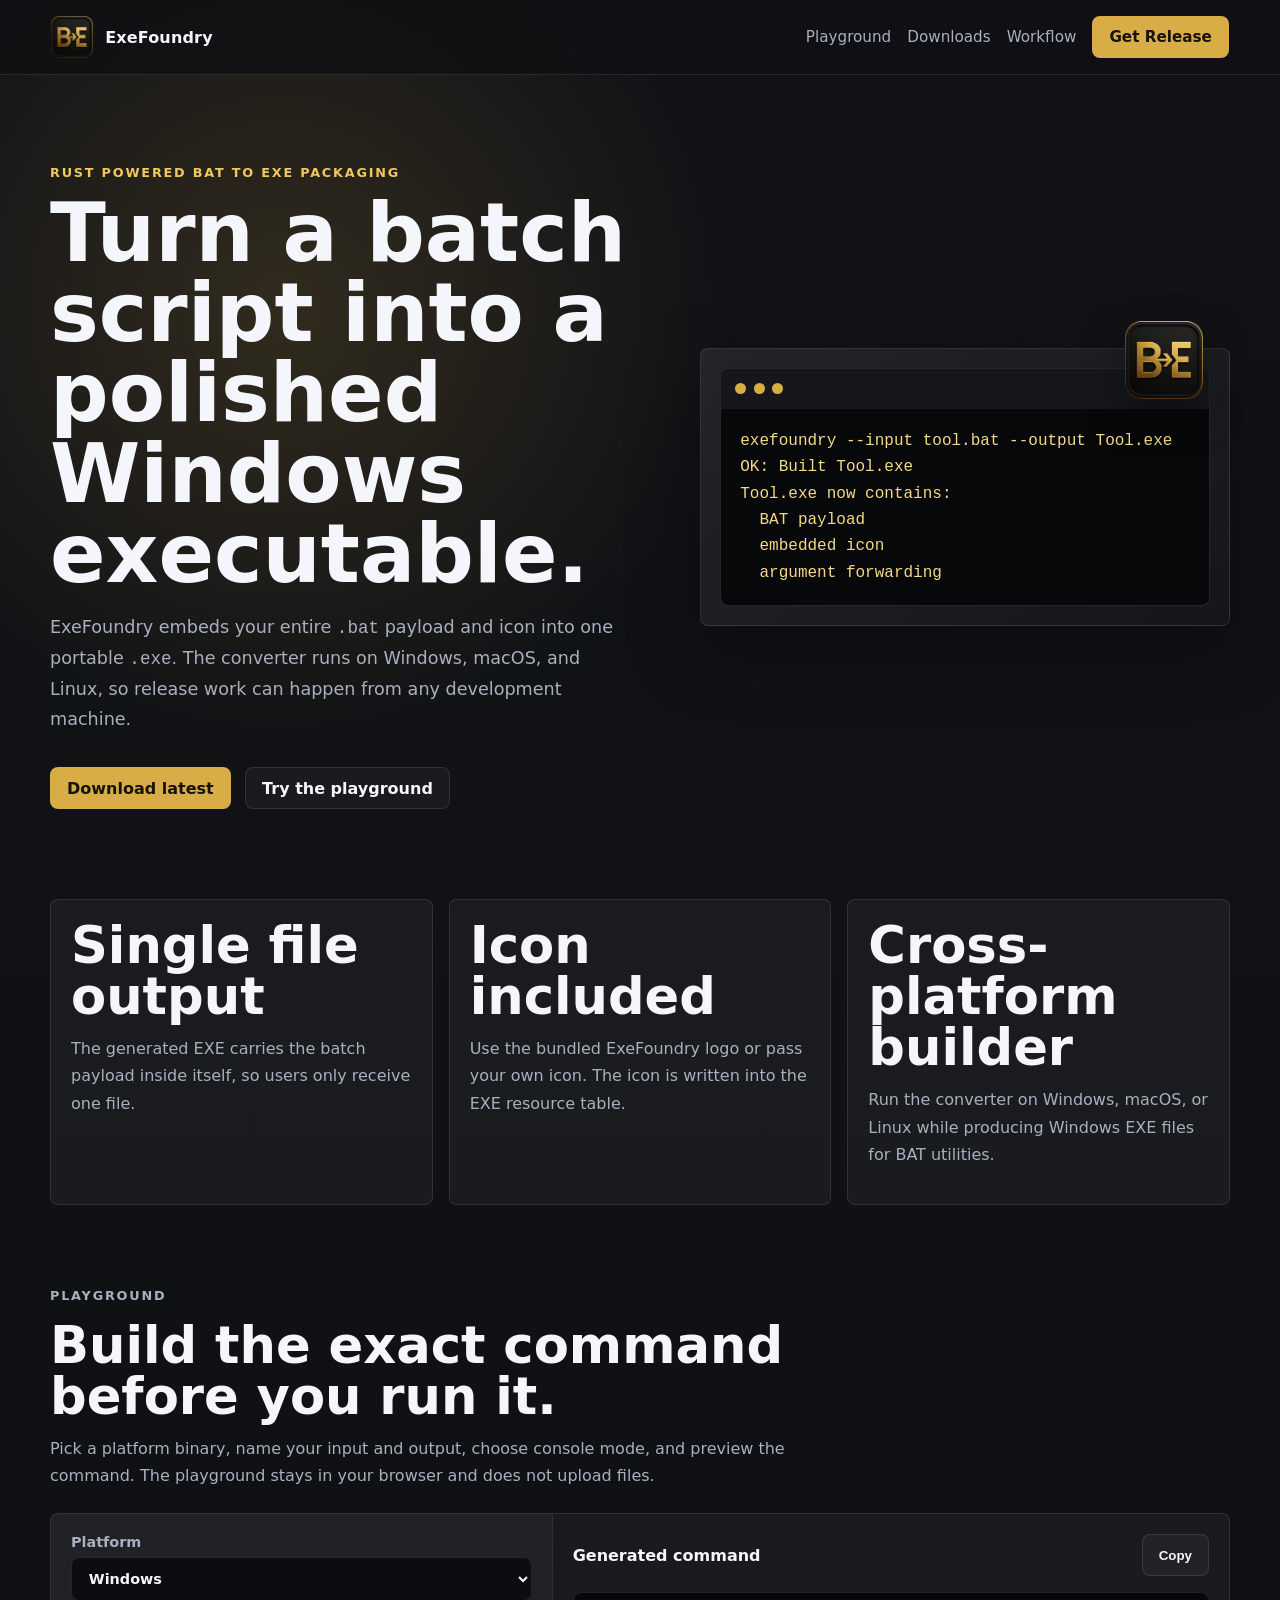
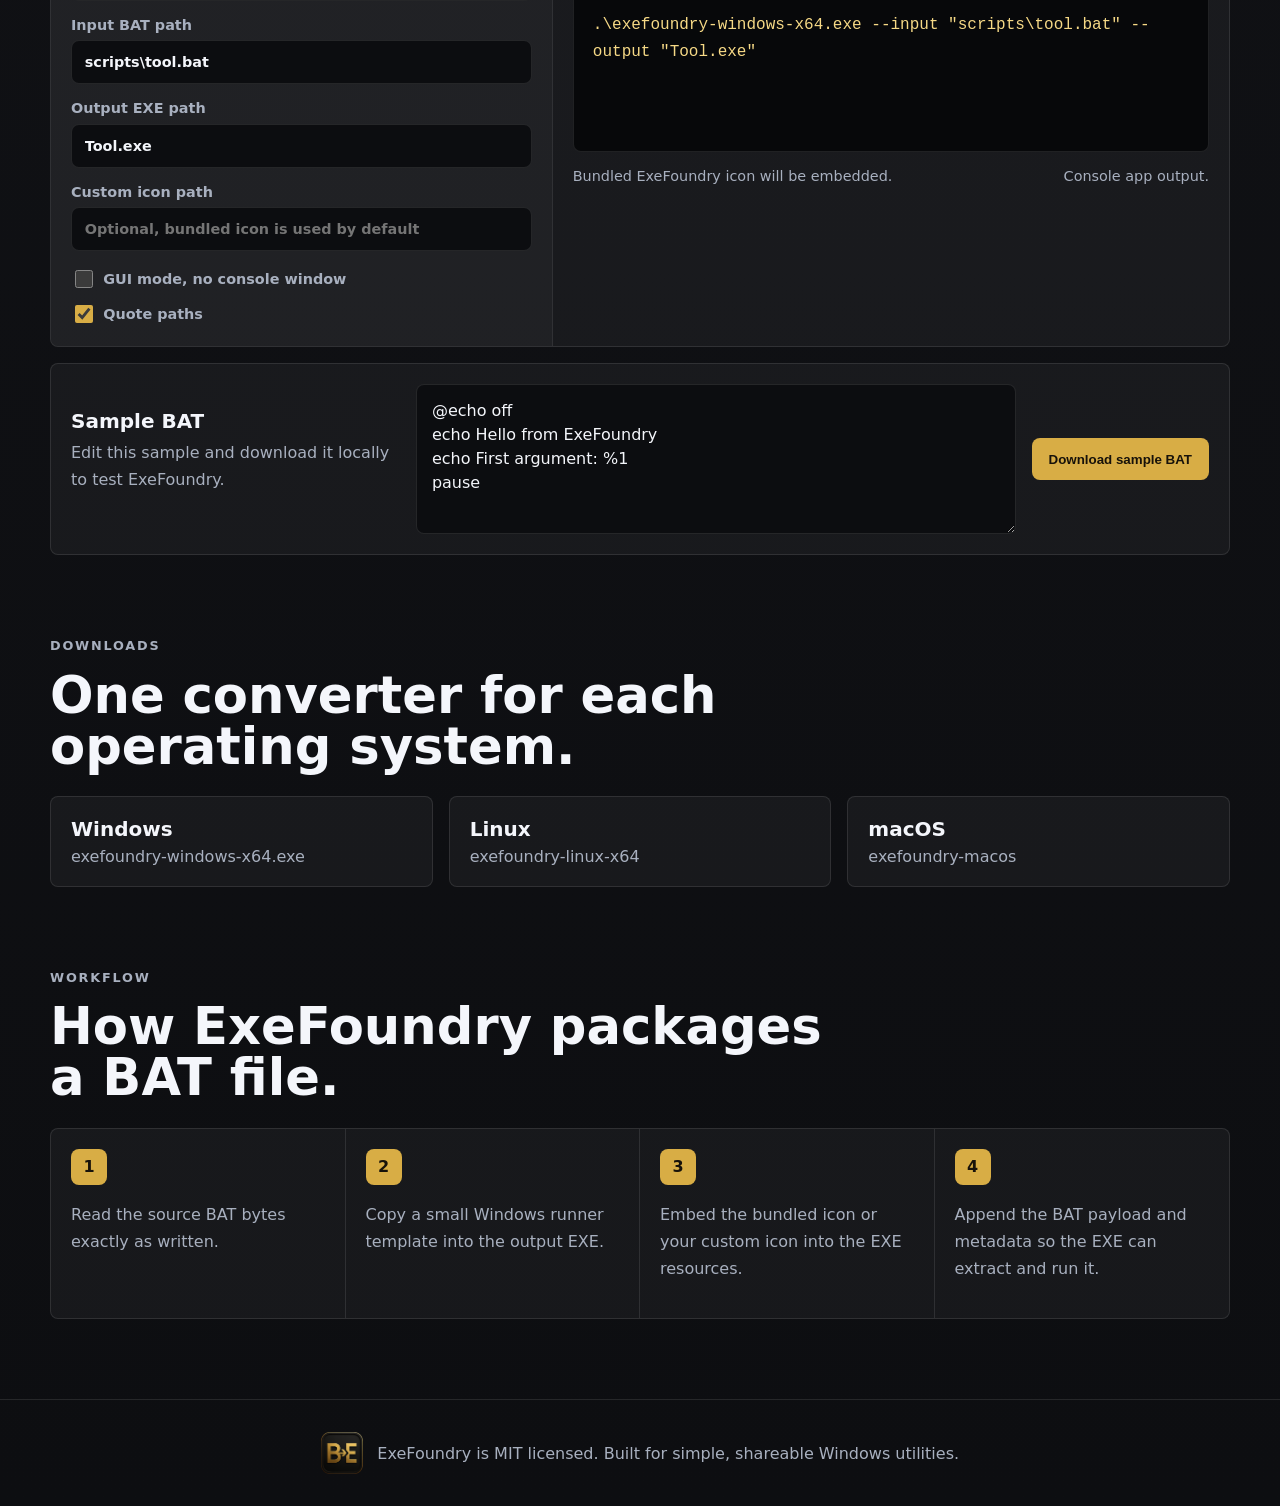
<file: index.html>
﻿<!doctype html>
<html lang="en">
  <head>
    <meta charset="utf-8">
    <meta name="viewport" content="width=device-width, initial-scale=1">
    <title>ExeFoundry - BAT to EXE Converter</title>
    <meta
      name="description"
      content="Convert Windows batch files into single portable EXE files with embedded payloads and icons."
    >
    <link rel="icon" href="docs/assets/exefoundry.ico">
    <style>
:root {
  color-scheme: dark;
  --bg: #101114;
  --panel: #181a1f;
  --panel-strong: #20232a;
  --text: #f4f6fb;
  --muted: #a8b0bf;
  --gold: #d8ad45;
  --gold-bright: #f2c75c;
  --line: rgba(255, 255, 255, 0.1);
  --shadow: 0 24px 70px rgba(0, 0, 0, 0.35);
  font-family:
    Inter, ui-sans-serif, system-ui, -apple-system, BlinkMacSystemFont, "Segoe UI", sans-serif;
}

* {
  box-sizing: border-box;
}

html {
  scroll-behavior: smooth;
}

body {
  margin: 0;
  min-height: 100vh;
  background:
    radial-gradient(circle at 22% 10%, rgba(216, 173, 69, 0.16), transparent 28rem),
    linear-gradient(180deg, #121317 0%, #0d0e11 100%);
  color: var(--text);
}

a {
  color: inherit;
  text-decoration: none;
}

code,
pre,
textarea {
  font-family: "Cascadia Code", "SFMono-Regular", Consolas, monospace;
}

.site-header {
  position: sticky;
  top: 0;
  z-index: 10;
  display: flex;
  align-items: center;
  justify-content: space-between;
  gap: 1rem;
  padding: 1rem clamp(1rem, 4vw, 4rem);
  border-bottom: 1px solid var(--line);
  background: rgba(16, 17, 20, 0.82);
  backdrop-filter: blur(16px);
}

.brand {
  display: inline-flex;
  align-items: center;
  gap: 0.75rem;
  font-weight: 800;
  letter-spacing: 0.01em;
}

.brand img,
footer img {
  width: 42px;
  height: 42px;
  border-radius: 8px;
}

nav {
  display: flex;
  align-items: center;
  gap: 1rem;
  color: var(--muted);
  font-size: 0.95rem;
}

nav a:hover {
  color: var(--text);
}

.nav-button,
.primary-action,
.secondary-action,
.preview button,
.bat-lab button {
  display: inline-flex;
  align-items: center;
  justify-content: center;
  min-height: 42px;
  border-radius: 8px;
  border: 1px solid transparent;
  padding: 0 1rem;
  font-weight: 700;
}

.nav-button,
.primary-action,
.bat-lab button {
  background: var(--gold);
  color: #17120a;
}

.secondary-action,
.preview button {
  border-color: var(--line);
  background: rgba(255, 255, 255, 0.04);
  color: var(--text);
}

main {
  width: min(1180px, calc(100% - 2rem));
  margin: 0 auto;
}

.hero {
  display: grid;
  grid-template-columns: minmax(0, 1.05fr) minmax(320px, 0.95fr);
  gap: clamp(2rem, 5vw, 5rem);
  align-items: center;
  min-height: calc(100vh - 76px);
  padding: 4rem 0;
}

.eyebrow {
  margin: 0 0 0.8rem;
  color: var(--gold-bright);
  font-size: 0.8rem;
  font-weight: 800;
  letter-spacing: 0.14em;
  text-transform: uppercase;
}

h1,
h2,
h3,
p {
  margin-top: 0;
}

h1 {
  max-width: 780px;
  margin-bottom: 1.2rem;
  font-size: clamp(2.8rem, 6.4vw, 5.35rem);
  line-height: 0.98;
}

h2 {
  margin-bottom: 0.8rem;
  font-size: clamp(2rem, 4vw, 3.7rem);
  line-height: 1;
}

h3 {
  margin-bottom: 0.35rem;
  font-size: 1.25rem;
}

.hero-text,
.section-heading p,
.feature-grid p,
.workflow p,
.bat-lab p {
  color: var(--muted);
  line-height: 1.7;
}

.hero-text {
  max-width: 650px;
  font-size: 1.1rem;
}

.hero-actions {
  display: flex;
  flex-wrap: wrap;
  gap: 0.9rem;
  margin-top: 2rem;
}

.hero-panel {
  position: relative;
  padding: 1.2rem;
  border: 1px solid var(--line);
  border-radius: 8px;
  background: linear-gradient(145deg, rgba(255, 255, 255, 0.08), rgba(255, 255, 255, 0.02));
  box-shadow: var(--shadow);
}

.panel-logo {
  position: absolute;
  top: -28px;
  right: 26px;
  width: 78px;
  height: 78px;
  border-radius: 12px;
  box-shadow: 0 18px 40px rgba(0, 0, 0, 0.36);
}

.terminal {
  overflow: hidden;
  border: 1px solid rgba(255, 255, 255, 0.12);
  border-radius: 8px;
  background: #07080a;
}

.terminal-bar {
  display: flex;
  gap: 0.45rem;
  padding: 0.9rem;
  background: #15171c;
}

.terminal-bar span {
  width: 11px;
  height: 11px;
  border-radius: 50%;
  background: var(--gold);
}

.terminal pre,
.preview pre {
  overflow-x: auto;
  margin: 0;
  padding: 1.2rem;
  color: #f6d986;
  line-height: 1.65;
}

.feature-grid,
.download-list {
  display: grid;
  grid-template-columns: repeat(3, minmax(0, 1fr));
  gap: 1rem;
}

.feature-grid article,
.download-list a,
.playground-shell,
.bat-lab,
.workflow ol {
  border: 1px solid var(--line);
  border-radius: 8px;
  background: rgba(255, 255, 255, 0.045);
}

.feature-grid article,
.download-list a {
  padding: 1.25rem;
}

.playground,
.downloads,
.workflow {
  scroll-margin-top: 96px;
  padding: 5rem 0 0;
}

.section-heading {
  max-width: 780px;
  margin-bottom: 1.5rem;
}

.playground-shell {
  display: grid;
  grid-template-columns: minmax(0, 0.85fr) minmax(340px, 1.15fr);
  overflow: hidden;
}

.builder,
.preview {
  padding: 1.25rem;
}

.builder {
  display: grid;
  gap: 1rem;
  background: rgba(255, 255, 255, 0.03);
}

label {
  display: grid;
  gap: 0.45rem;
  color: var(--muted);
  font-size: 0.9rem;
  font-weight: 700;
}

input,
select,
textarea {
  width: 100%;
  border: 1px solid var(--line);
  border-radius: 8px;
  background: #0c0d10;
  color: var(--text);
  font: inherit;
}

input,
select {
  min-height: 44px;
  padding: 0 0.8rem;
}

.switch-row {
  display: grid;
  gap: 0.7rem;
}

.checkbox {
  grid-template-columns: auto 1fr;
  align-items: center;
}

.checkbox input {
  width: 18px;
  min-height: 18px;
  accent-color: var(--gold);
}

.preview {
  display: grid;
  align-content: start;
  gap: 1rem;
  border-left: 1px solid var(--line);
}

.preview-header,
.preview-meta {
  display: flex;
  align-items: center;
  justify-content: space-between;
  gap: 1rem;
}

.preview-header span {
  font-weight: 800;
}

.preview pre {
  min-height: 160px;
  border: 1px solid var(--line);
  border-radius: 8px;
  background: #07080a;
  white-space: pre-wrap;
}

.preview-meta {
  align-items: flex-start;
  color: var(--muted);
  font-size: 0.9rem;
}

.bat-lab {
  display: grid;
  grid-template-columns: minmax(180px, 0.55fr) minmax(0, 1fr) auto;
  gap: 1rem;
  align-items: center;
  margin-top: 1rem;
  padding: 1.25rem;
}

textarea {
  min-height: 150px;
  padding: 0.9rem;
  resize: vertical;
  line-height: 1.5;
}

.download-list a {
  display: grid;
  gap: 0.35rem;
}

.download-list strong {
  font-size: 1.25rem;
}

.download-list span {
  color: var(--muted);
  word-break: break-word;
}

.workflow ol {
  display: grid;
  grid-template-columns: repeat(4, minmax(0, 1fr));
  gap: 0;
  padding: 0;
  list-style: none;
}

.workflow li {
  padding: 1.25rem;
  border-right: 1px solid var(--line);
}

.workflow li:last-child {
  border-right: 0;
}

.workflow li span {
  display: inline-grid;
  place-items: center;
  width: 36px;
  height: 36px;
  margin-bottom: 1rem;
  border-radius: 8px;
  background: var(--gold);
  color: #17120a;
  font-weight: 900;
}

footer {
  display: flex;
  align-items: center;
  justify-content: center;
  gap: 0.9rem;
  margin-top: 5rem;
  padding: 2rem 1rem;
  border-top: 1px solid var(--line);
  color: var(--muted);
}

@media (max-width: 880px) {
  .site-header,
  nav,
  .hero-actions,
  footer {
    align-items: flex-start;
  }

  .site-header,
  footer {
    flex-direction: column;
  }

  nav {
    width: 100%;
    overflow-x: auto;
    padding-bottom: 0.2rem;
  }

  .hero,
  .playground-shell,
  .bat-lab {
    grid-template-columns: 1fr;
  }

  .hero {
    min-height: auto;
    padding-top: 3rem;
  }

  .feature-grid,
  .download-list,
  .workflow ol {
    grid-template-columns: 1fr;
  }

  .preview {
    border-top: 1px solid var(--line);
    border-left: 0;
  }

  .workflow li,
  .workflow li:last-child {
    border-right: 0;
    border-bottom: 1px solid var(--line);
  }

  .workflow li:last-child {
    border-bottom: 0;
  }
}

    </style>
  </head>
  <body>
    <header class="site-header">
      <a class="brand" href="#top" aria-label="ExeFoundry home">
        <img src="docs/assets/exefoundry-logo.png" alt="ExeFoundry logo">
        <span>ExeFoundry</span>
      </a>
      <nav aria-label="Primary navigation">
        <a href="#playground">Playground</a>
        <a href="#downloads">Downloads</a>
        <a href="#workflow">Workflow</a>
        <a class="nav-button" href="https://github.com/the-sudipta/ExeFoundry/releases/latest">Get Release</a>
      </nav>
    </header>

    <main id="top">
      <section class="hero">
        <div class="hero-copy">
          <p class="eyebrow">Rust powered BAT to EXE packaging</p>
          <h1>Turn a batch script into a polished Windows executable.</h1>
          <p class="hero-text">
            ExeFoundry embeds your entire <code>.bat</code> payload and icon into one portable
            <code>.exe</code>. The converter runs on Windows, macOS, and Linux, so release work can
            happen from any development machine.
          </p>
          <div class="hero-actions">
            <a class="primary-action" href="https://github.com/the-sudipta/ExeFoundry/releases/latest">Download latest</a>
            <a class="secondary-action" href="#playground">Try the playground</a>
          </div>
        </div>
        <div class="hero-panel" aria-label="ExeFoundry command preview">
          <img src="docs/assets/exefoundry-logo.png" alt="" class="panel-logo">
          <div class="terminal">
            <div class="terminal-bar">
              <span></span>
              <span></span>
              <span></span>
            </div>
            <pre><code>exefoundry --input tool.bat --output Tool.exe
OK: Built Tool.exe
Tool.exe now contains:
  BAT payload
  embedded icon
  argument forwarding</code></pre>
          </div>
        </div>
      </section>

      <section class="feature-grid" aria-label="Highlights">
        <article>
          <h2>Single file output</h2>
          <p>The generated EXE carries the batch payload inside itself, so users only receive one file.</p>
        </article>
        <article>
          <h2>Icon included</h2>
          <p>Use the bundled ExeFoundry logo or pass your own icon. The icon is written into the EXE resource table.</p>
        </article>
        <article>
          <h2>Cross-platform builder</h2>
          <p>Run the converter on Windows, macOS, or Linux while producing Windows EXE files for BAT utilities.</p>
        </article>
      </section>

      <section id="playground" class="playground">
        <div class="section-heading">
          <p class="eyebrow">Playground</p>
          <h2>Build the exact command before you run it.</h2>
          <p>
            Pick a platform binary, name your input and output, choose console mode, and preview the
            command. The playground stays in your browser and does not upload files.
          </p>
        </div>

        <div class="playground-shell">
          <form class="builder" id="commandForm" autocomplete="off">
            <label>
              Platform
              <select id="platform">
                <option value="windows">Windows</option>
                <option value="linux">Linux</option>
                <option value="macos">macOS</option>
              </select>
            </label>

            <label>
              Input BAT path
              <input id="inputPath" type="text" value="scripts\tool.bat" autocomplete="off">
            </label>

            <label>
              Output EXE path
              <input id="outputPath" type="text" value="Tool.exe" autocomplete="off">
            </label>

            <label>
              Custom icon path
              <input id="iconPath" type="text" placeholder="Optional, bundled icon is used by default" autocomplete="off">
            </label>

            <div class="switch-row">
              <label class="checkbox">
                <input id="guiMode" type="checkbox">
                <span>GUI mode, no console window</span>
              </label>
              <label class="checkbox">
                <input id="quotePaths" type="checkbox" checked>
                <span>Quote paths</span>
              </label>
            </div>
          </form>

          <aside class="preview">
            <div class="preview-header">
              <span>Generated command</span>
              <button type="button" id="copyCommand">Copy</button>
            </div>
            <pre id="commandOutput"></pre>
            <div class="preview-meta">
              <span id="iconStatus">Bundled ExeFoundry icon will be embedded.</span>
              <span id="modeStatus">Console app output.</span>
            </div>
          </aside>
        </div>

        <div class="bat-lab">
          <div>
            <h3>Sample BAT</h3>
            <p>Edit this sample and download it locally to test ExeFoundry.</p>
          </div>
          <textarea id="batSample" spellcheck="false">@echo off
echo Hello from ExeFoundry
echo First argument: %1
pause</textarea>
          <button type="button" id="downloadSample">Download sample BAT</button>
        </div>
      </section>

      <section id="downloads" class="downloads">
        <div class="section-heading">
          <p class="eyebrow">Downloads</p>
          <h2>One converter for each operating system.</h2>
        </div>
        <div class="download-list">
          <a href="https://github.com/the-sudipta/ExeFoundry/releases/latest/download/exefoundry-windows-x64.exe">
            <strong>Windows</strong>
            <span>exefoundry-windows-x64.exe</span>
          </a>
          <a href="https://github.com/the-sudipta/ExeFoundry/releases/latest/download/exefoundry-linux-x64">
            <strong>Linux</strong>
            <span>exefoundry-linux-x64</span>
          </a>
          <a href="https://github.com/the-sudipta/ExeFoundry/releases/latest/download/exefoundry-macos">
            <strong>macOS</strong>
            <span>exefoundry-macos</span>
          </a>
        </div>
      </section>

      <section id="workflow" class="workflow">
        <div class="section-heading">
          <p class="eyebrow">Workflow</p>
          <h2>How ExeFoundry packages a BAT file.</h2>
        </div>
        <ol>
          <li>
            <span>1</span>
            <p>Read the source BAT bytes exactly as written.</p>
          </li>
          <li>
            <span>2</span>
            <p>Copy a small Windows runner template into the output EXE.</p>
          </li>
          <li>
            <span>3</span>
            <p>Embed the bundled icon or your custom icon into the EXE resources.</p>
          </li>
          <li>
            <span>4</span>
            <p>Append the BAT payload and metadata so the EXE can extract and run it.</p>
          </li>
        </ol>
      </section>
    </main>

    <footer>
      <img src="docs/assets/exefoundry-logo.png" alt="ExeFoundry logo">
      <span>ExeFoundry is MIT licensed. Built for simple, shareable Windows utilities.</span>
    </footer>

    <script>
const platform = document.querySelector("#platform");
const inputPath = document.querySelector("#inputPath");
const outputPath = document.querySelector("#outputPath");
const iconPath = document.querySelector("#iconPath");
const guiMode = document.querySelector("#guiMode");
const quotePaths = document.querySelector("#quotePaths");
const commandOutput = document.querySelector("#commandOutput");
const iconStatus = document.querySelector("#iconStatus");
const modeStatus = document.querySelector("#modeStatus");
const copyCommand = document.querySelector("#copyCommand");
const batSample = document.querySelector("#batSample");
const downloadSample = document.querySelector("#downloadSample");

const binaries = {
  windows: ".\\exefoundry-windows-x64.exe",
  linux: "./exefoundry-linux-x64",
  macos: "./exefoundry-macos",
};

function quote(value) {
  if (!quotePaths.checked) {
    return value;
  }
  return `"${value.replaceAll('"', '\\"')}"`;
}

function buildCommand() {
  const parts = [
    binaries[platform.value],
    "--input",
    quote(inputPath.value || "tool.bat"),
    "--output",
    quote(outputPath.value || "Tool.exe"),
  ];

  if (iconPath.value.trim()) {
    parts.push("--icon", quote(iconPath.value.trim()));
  }

  if (guiMode.checked) {
    parts.push("--gui");
  }

  commandOutput.textContent = parts.join(" ");
  iconStatus.textContent = iconPath.value.trim()
    ? "Your custom icon will be embedded into the EXE."
    : "Bundled ExeFoundry icon will be embedded.";
  modeStatus.textContent = guiMode.checked ? "GUI app output." : "Console app output.";
}

function downloadTextFile(filename, text) {
  const blob = new Blob([text], { type: "application/x-bat" });
  const url = URL.createObjectURL(blob);
  const link = document.createElement("a");
  link.href = url;
  link.download = filename;
  document.body.appendChild(link);
  link.click();
  link.remove();
  URL.revokeObjectURL(url);
}

document.querySelectorAll("input, select").forEach((element) => {
  element.addEventListener("input", buildCommand);
  element.addEventListener("change", buildCommand);
});

copyCommand.addEventListener("click", async () => {
  await navigator.clipboard.writeText(commandOutput.textContent);
  copyCommand.textContent = "Copied";
  setTimeout(() => {
    copyCommand.textContent = "Copy";
  }, 1200);
});

downloadSample.addEventListener("click", () => {
  downloadTextFile("hello-exefoundry.bat", batSample.value);
});

document.addEventListener("DOMContentLoaded", buildCommand);
window.addEventListener("pageshow", () => {
  window.setTimeout(buildCommand, 0);
  window.setTimeout(buildCommand, 100);
  window.setTimeout(buildCommand, 500);
});
const startupSync = window.setInterval(buildCommand, 250);
window.setTimeout(() => {
  window.clearInterval(startupSync);
}, 3000);
buildCommand();

    </script>
  </body>
</html>
</file>
